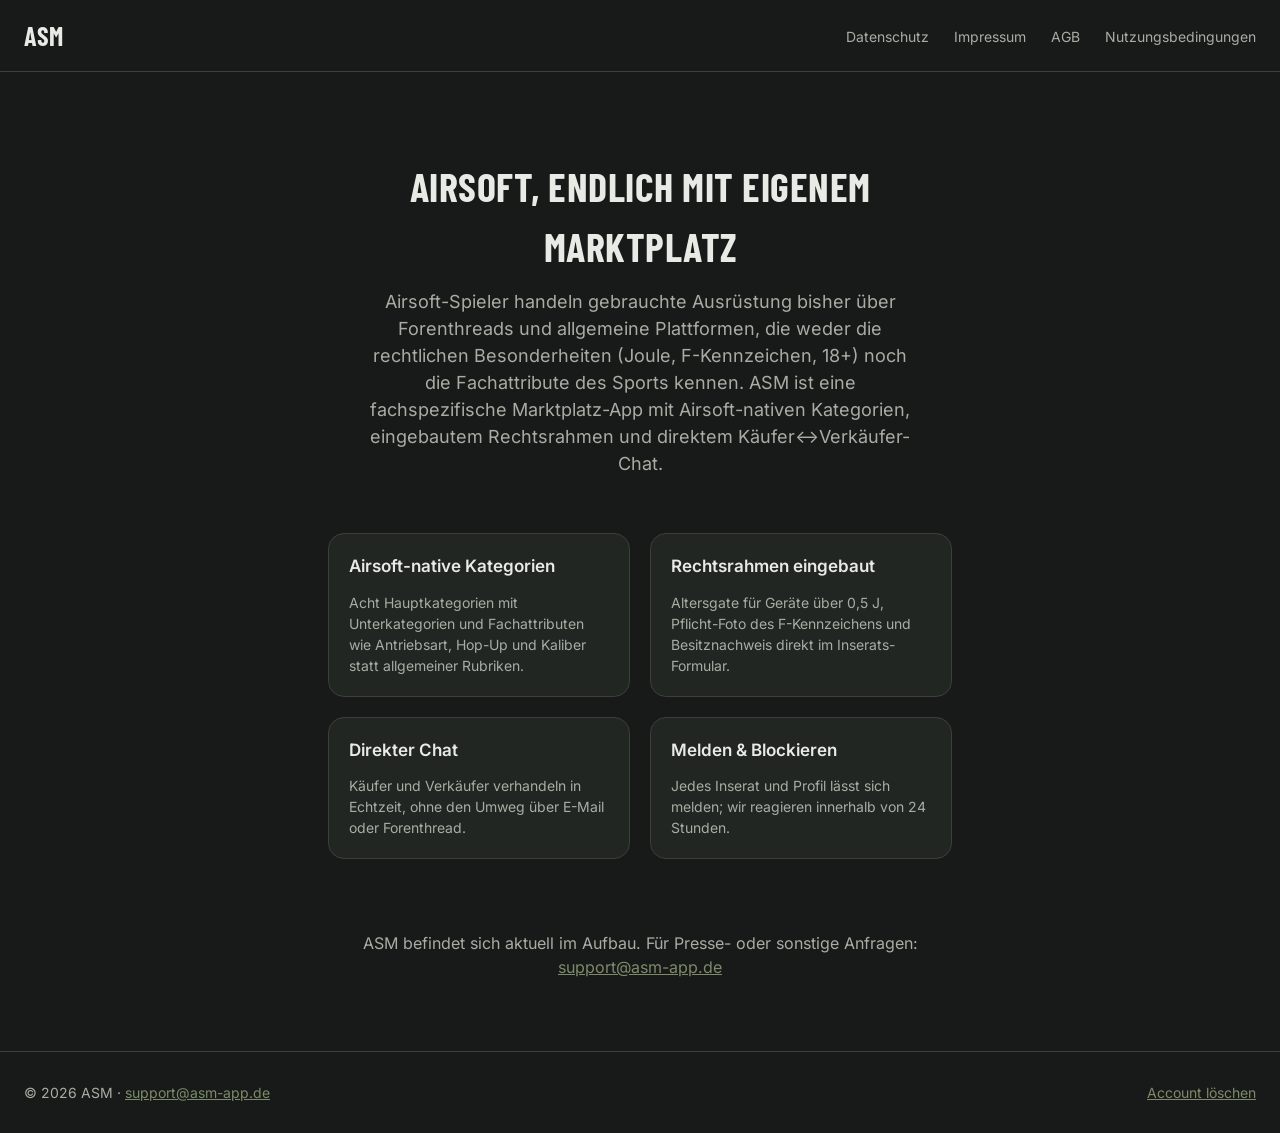
<file: website/index.html>
<!doctype html>
<html lang="de">
<head>
<meta charset="utf-8">
<meta name="viewport" content="width=device-width, initial-scale=1">
<title>ASM · Airsoft Marketplace</title>
<meta name="description" content="Die Marktplatz-App für gebrauchte Airsoft-Ausrüstung – mit eingebautem Rechtsrahmen (Altersgate, F-Kennzeichen, Besitznachweis) und direktem Chat.">
<link rel="stylesheet" href="style.css">
</head>
<body>
<header class="site-header">
  <a class="wordmark" href="index.html">ASM</a>
  <nav>
    <a href="datenschutz.html">Datenschutz</a>
    <a href="impressum.html">Impressum</a>
    <a href="agb.html">AGB</a>
    <a href="nutzungsbedingungen.html">Nutzungsbedingungen</a>
  </nav>
</header>

<main>
  <section class="hero">
    <h1>Airsoft, endlich mit eigenem Marktplatz</h1>
    <p>
      Airsoft-Spieler handeln gebrauchte Ausrüstung bisher über Forenthreads und
      allgemeine Plattformen, die weder die rechtlichen Besonderheiten (Joule,
      F-Kennzeichen, 18+) noch die Fachattribute des Sports kennen. ASM ist eine
      fachspezifische Marktplatz-App mit Airsoft-nativen Kategorien, eingebautem
      Rechtsrahmen und direktem Käufer↔Verkäufer-Chat.
    </p>
  </section>

  <section class="features">
    <div class="feature-card">
      <h3>Airsoft-native Kategorien</h3>
      <p>Acht Hauptkategorien mit Unterkategorien und Fachattributen wie Antriebsart, Hop-Up und Kaliber statt allgemeiner Rubriken.</p>
    </div>
    <div class="feature-card">
      <h3>Rechtsrahmen eingebaut</h3>
      <p>Altersgate für Geräte über 0,5 J, Pflicht-Foto des F-Kennzeichens und Besitznachweis direkt im Inserats-Formular.</p>
    </div>
    <div class="feature-card">
      <h3>Direkter Chat</h3>
      <p>Käufer und Verkäufer verhandeln in Echtzeit, ohne den Umweg über E-Mail oder Forenthread.</p>
    </div>
    <div class="feature-card">
      <h3>Melden &amp; Blockieren</h3>
      <p>Jedes Inserat und Profil lässt sich melden; wir reagieren innerhalb von 24 Stunden.</p>
    </div>
  </section>

  <section class="legal-links">
    <p>ASM befindet sich aktuell im Aufbau. Für Presse- oder sonstige Anfragen:
      <a href="mailto:support@asm-app.de">support@asm-app.de</a></p>
  </section>
</main>

<footer class="site-footer">
  <p>© 2026 ASM · <a href="mailto:support@asm-app.de">support@asm-app.de</a></p>
  <p><a href="account-loeschen.html">Account löschen</a></p>
</footer>
</body>
</html>
</file>
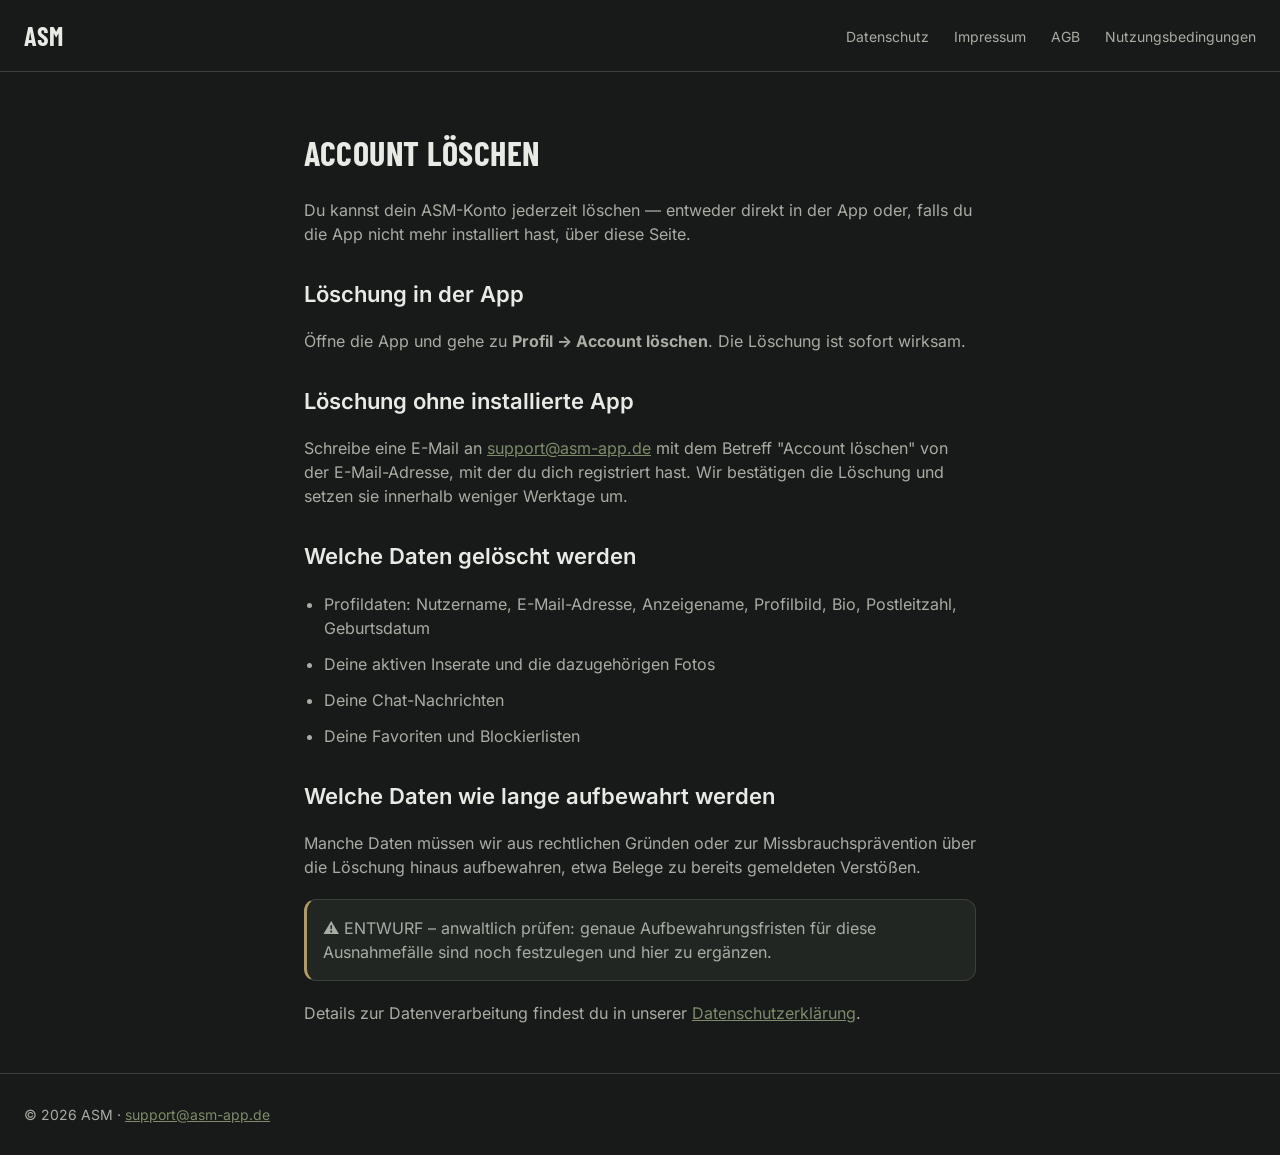
<file: website/account-loeschen.html>
<!doctype html>
<html lang="de">
<head>
<meta charset="utf-8">
<meta name="viewport" content="width=device-width, initial-scale=1">
<title>Account löschen · ASM</title>
<link rel="stylesheet" href="style.css">
</head>
<body>
<header class="site-header">
  <a class="wordmark" href="index.html">ASM</a>
  <nav>
    <a href="datenschutz.html">Datenschutz</a>
    <a href="impressum.html">Impressum</a>
    <a href="agb.html">AGB</a>
    <a href="nutzungsbedingungen.html">Nutzungsbedingungen</a>
  </nav>
</header>

<main class="legal">
<h1>Account löschen</h1>

<p>Du kannst dein ASM-Konto jederzeit löschen — entweder direkt in der App oder,
falls du die App nicht mehr installiert hast, über diese Seite.</p>

<h2>Löschung in der App</h2>
<p>Öffne die App und gehe zu <strong>Profil → Account löschen</strong>.
Die Löschung ist sofort wirksam.</p>

<h2>Löschung ohne installierte App</h2>
<p>Schreibe eine E-Mail an <a href="mailto:support@asm-app.de?subject=Account%20l%C3%B6schen">support@asm-app.de</a>
mit dem Betreff "Account löschen" von der E-Mail-Adresse, mit der du dich
registriert hast. Wir bestätigen die Löschung und setzen sie innerhalb weniger
Werktage um.</p>

<h2>Welche Daten gelöscht werden</h2>
<ul>
<li>Profildaten: Nutzername, E-Mail-Adresse, Anzeigename, Profilbild, Bio, Postleitzahl, Geburtsdatum</li>
<li>Deine aktiven Inserate und die dazugehörigen Fotos</li>
<li>Deine Chat-Nachrichten</li>
<li>Deine Favoriten und Blockierlisten</li>
</ul>

<h2>Welche Daten wie lange aufbewahrt werden</h2>
<p>Manche Daten müssen wir aus rechtlichen Gründen oder zur Missbrauchsprävention
über die Löschung hinaus aufbewahren, etwa Belege zu bereits gemeldeten Verstößen.</p>
<blockquote>
⚠️ ENTWURF – anwaltlich prüfen: genaue Aufbewahrungsfristen für diese Ausnahmefälle
sind noch festzulegen und hier zu ergänzen.
</blockquote>

<p>Details zur Datenverarbeitung findest du in unserer <a href="datenschutz.html">Datenschutzerklärung</a>.</p>
</main>

<footer class="site-footer">
  <p>© 2026 ASM · <a href="mailto:support@asm-app.de">support@asm-app.de</a></p>
</footer>
</body>
</html>
</file>
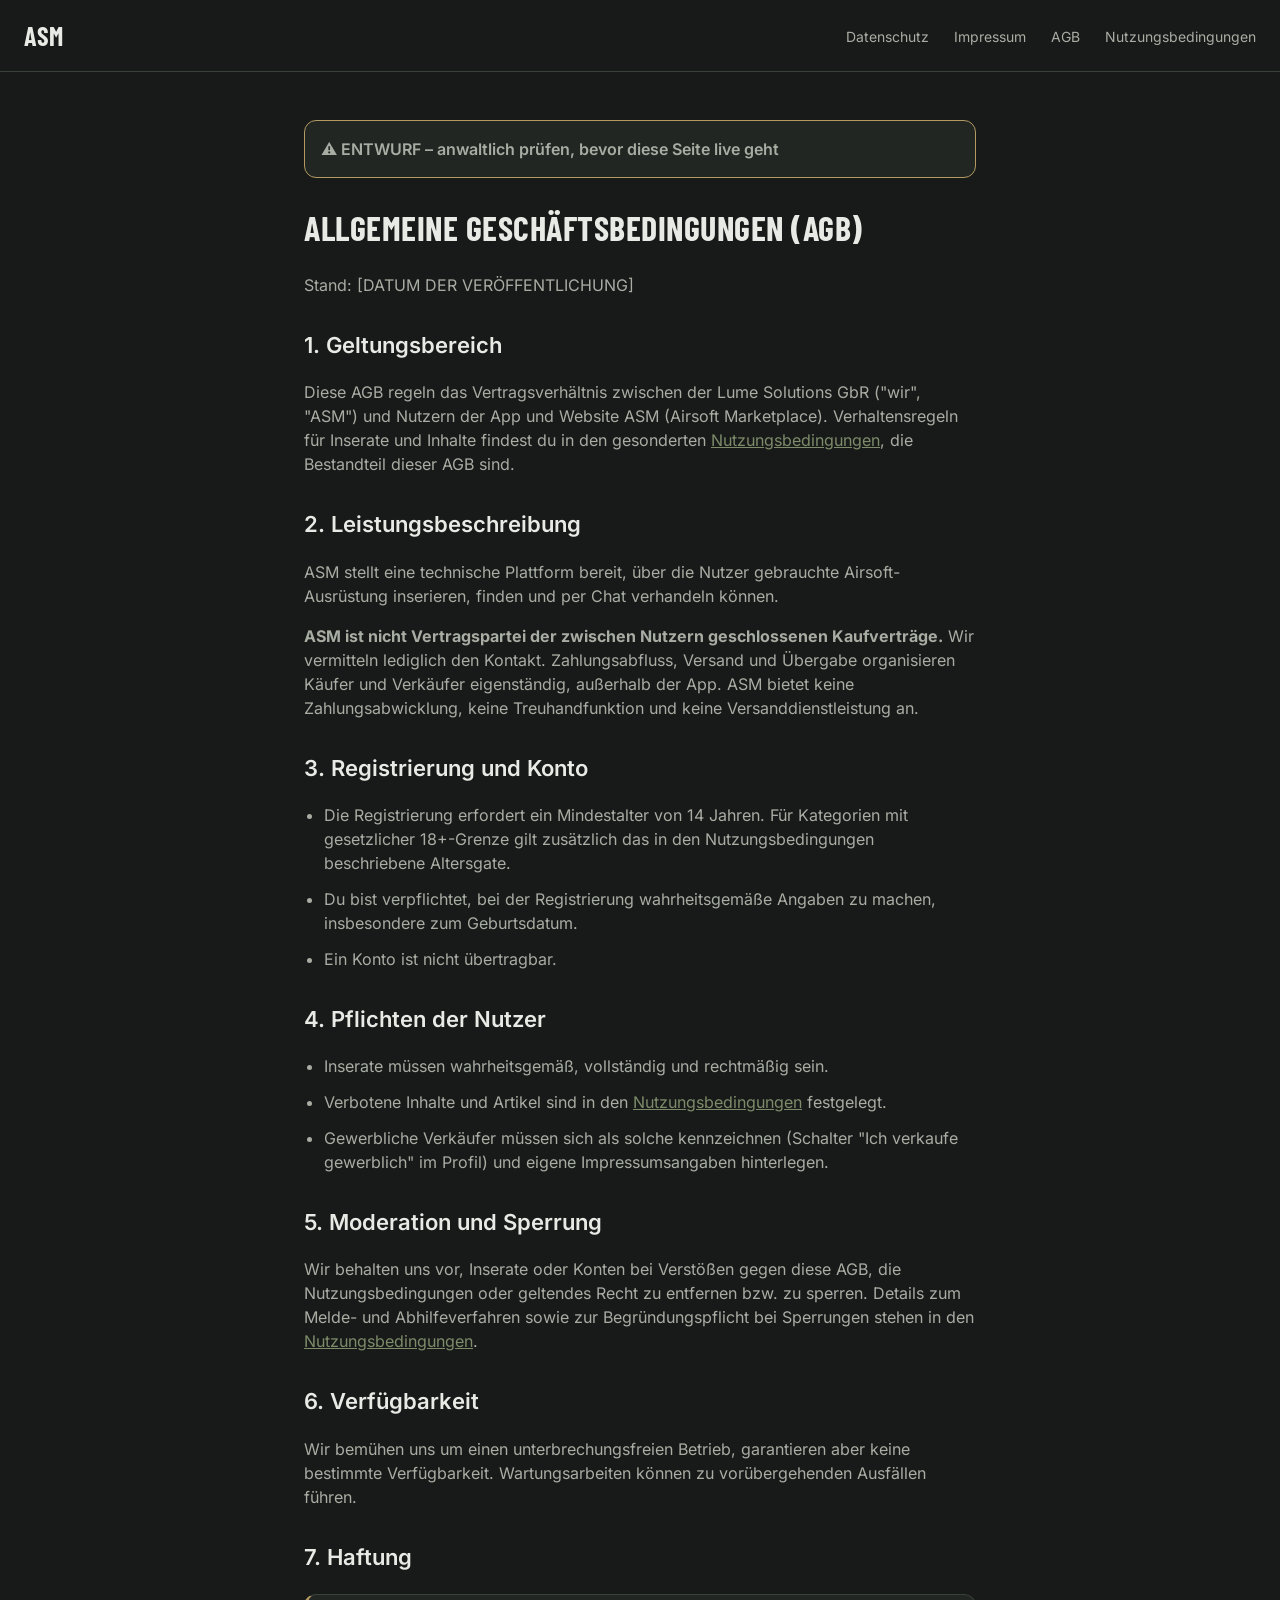
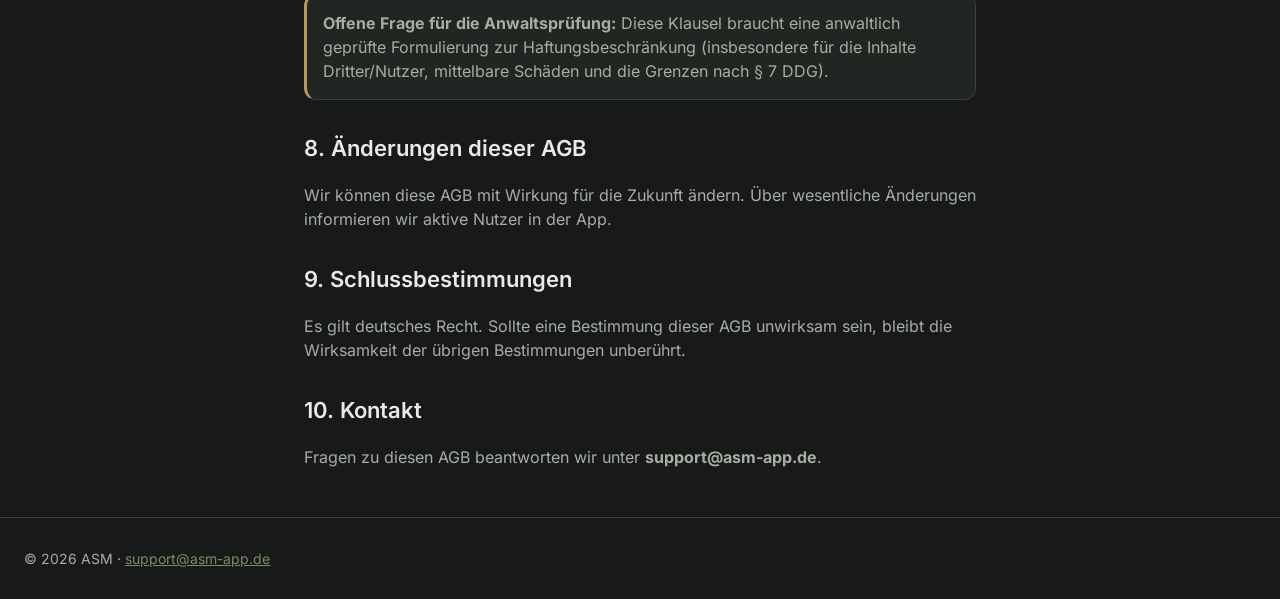
<file: website/agb.html>
<!doctype html>
<html lang="de">
<head>
<meta charset="utf-8">
<meta name="viewport" content="width=device-width, initial-scale=1">
<title>AGB · ASM</title>
<link rel="stylesheet" href="style.css">
</head>
<body>
<header class="site-header">
  <a class="wordmark" href="index.html">ASM</a>
  <nav>
    <a href="datenschutz.html">Datenschutz</a>
    <a href="impressum.html">Impressum</a>
    <a href="agb.html">AGB</a>
    <a href="nutzungsbedingungen.html">Nutzungsbedingungen</a>
  </nav>
</header>
<main class="legal">
<p class="draft-notice">⚠️ ENTWURF – anwaltlich prüfen, bevor diese Seite live geht</p><h1>Allgemeine Geschäftsbedingungen (AGB)</h1>
<p>Stand: [DATUM DER VERÖFFENTLICHUNG]</p>
<h2>1. Geltungsbereich</h2>
<p>Diese AGB regeln das Vertragsverhältnis zwischen der Lume Solutions GbR ("wir", "ASM") und Nutzern der App und Website ASM (Airsoft Marketplace). Verhaltensregeln für Inserate und Inhalte findest du in den gesonderten <a href="nutzungsbedingungen.html">Nutzungsbedingungen</a>, die Bestandteil dieser AGB sind.</p>
<h2>2. Leistungsbeschreibung</h2>
<p>ASM stellt eine technische Plattform bereit, über die Nutzer gebrauchte Airsoft-Ausrüstung inserieren, finden und per Chat verhandeln können.</p>
<p><strong>ASM ist nicht Vertragspartei der zwischen Nutzern geschlossenen Kaufverträge.</strong> Wir vermitteln lediglich den Kontakt. Zahlungsabfluss, Versand und Übergabe organisieren Käufer und Verkäufer eigenständig, außerhalb der App. ASM bietet keine Zahlungsabwicklung, keine Treuhandfunktion und keine Versanddienstleistung an.</p>
<h2>3. Registrierung und Konto</h2>
<ul>
<li>Die Registrierung erfordert ein Mindestalter von 14 Jahren. Für Kategorien mit gesetzlicher 18+-Grenze gilt zusätzlich das in den Nutzungsbedingungen beschriebene Altersgate.</li>
<li>Du bist verpflichtet, bei der Registrierung wahrheitsgemäße Angaben zu machen, insbesondere zum Geburtsdatum.</li>
<li>Ein Konto ist nicht übertragbar.</li>
</ul>
<h2>4. Pflichten der Nutzer</h2>
<ul>
<li>Inserate müssen wahrheitsgemäß, vollständig und rechtmäßig sein.</li>
<li>Verbotene Inhalte und Artikel sind in den <a href="nutzungsbedingungen.html">Nutzungsbedingungen</a> festgelegt.</li>
<li>Gewerbliche Verkäufer müssen sich als solche kennzeichnen (Schalter "Ich verkaufe gewerblich" im Profil) und eigene Impressumsangaben hinterlegen.</li>
</ul>
<h2>5. Moderation und Sperrung</h2>
<p>Wir behalten uns vor, Inserate oder Konten bei Verstößen gegen diese AGB, die Nutzungsbedingungen oder geltendes Recht zu entfernen bzw. zu sperren. Details zum Melde- und Abhilfeverfahren sowie zur Begründungspflicht bei Sperrungen stehen in den <a href="nutzungsbedingungen.html">Nutzungsbedingungen</a>.</p>
<h2>6. Verfügbarkeit</h2>
<p>Wir bemühen uns um einen unterbrechungsfreien Betrieb, garantieren aber keine bestimmte Verfügbarkeit. Wartungsarbeiten können zu vorübergehenden Ausfällen führen.</p>
<h2>7. Haftung</h2>
<blockquote><strong>Offene Frage für die Anwaltsprüfung:</strong> Diese Klausel braucht eine anwaltlich geprüfte Formulierung zur Haftungsbeschränkung (insbesondere für die Inhalte Dritter/Nutzer, mittelbare Schäden und die Grenzen nach § 7 DDG).</blockquote>
<h2>8. Änderungen dieser AGB</h2>
<p>Wir können diese AGB mit Wirkung für die Zukunft ändern. Über wesentliche Änderungen informieren wir aktive Nutzer in der App.</p>
<h2>9. Schlussbestimmungen</h2>
<p>Es gilt deutsches Recht. Sollte eine Bestimmung dieser AGB unwirksam sein, bleibt die Wirksamkeit der übrigen Bestimmungen unberührt.</p>
<h2>10. Kontakt</h2>
<p>Fragen zu diesen AGB beantworten wir unter <strong>support@asm-app.de</strong>.</p>

</main>
<footer class="site-footer">
  <p>© 2026 ASM · <a href="mailto:support@asm-app.de">support@asm-app.de</a></p>
</footer>
</body>
</html>
</file>
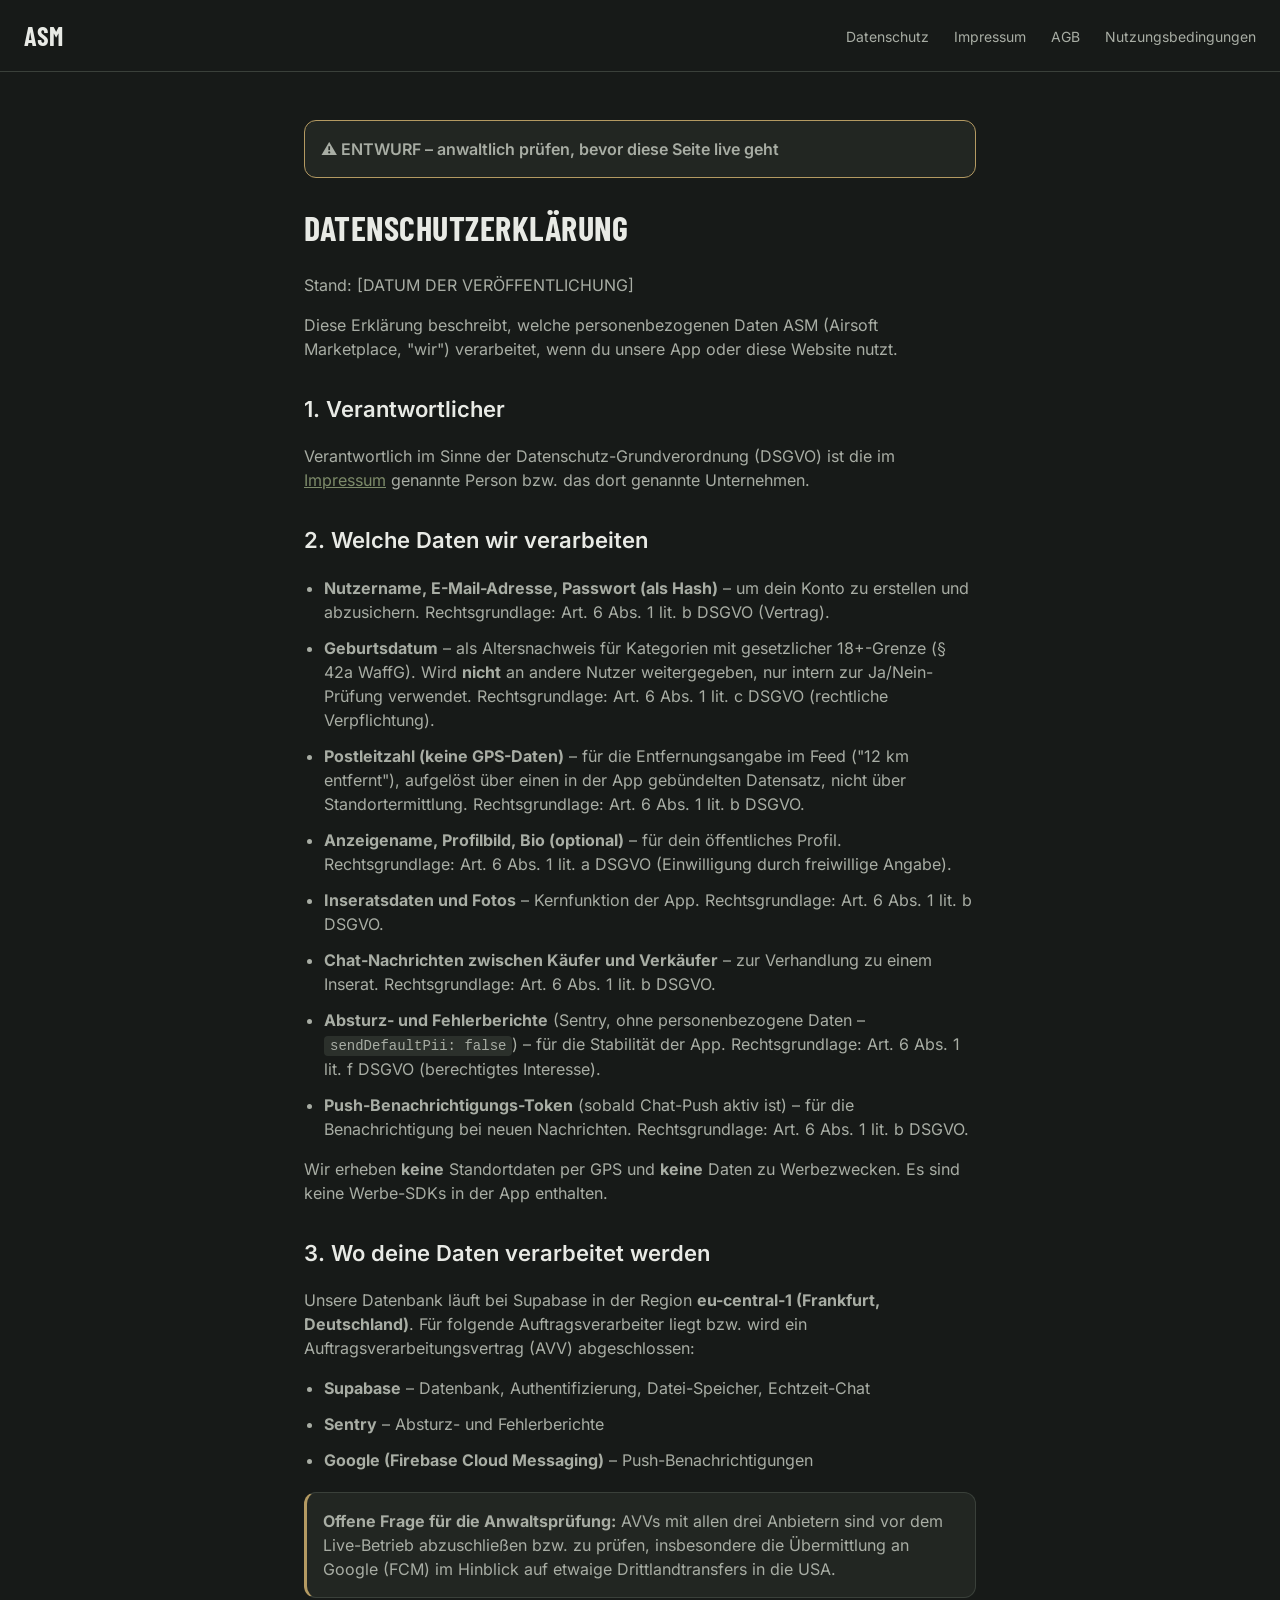
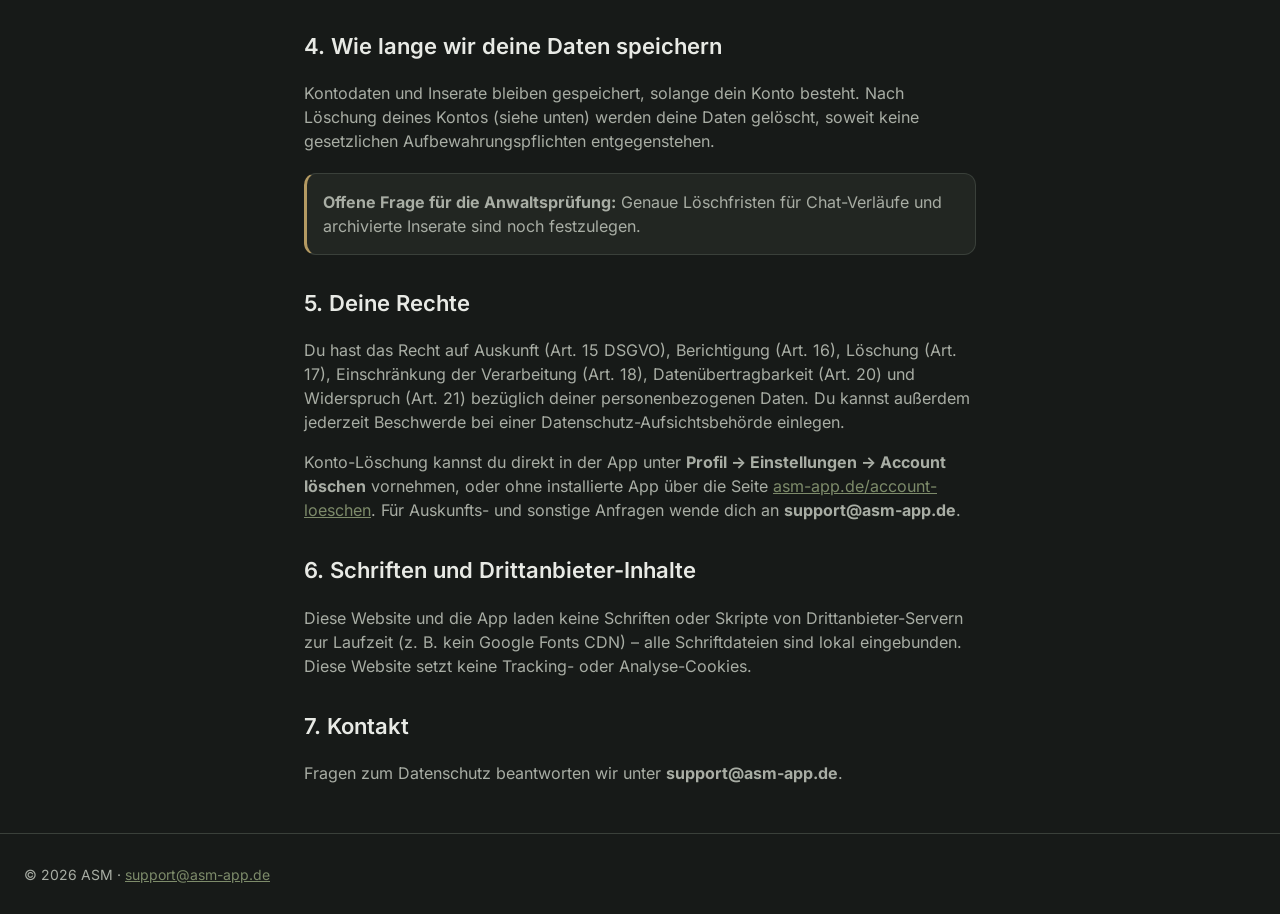
<file: website/datenschutz.html>
<!doctype html>
<html lang="de">
<head>
<meta charset="utf-8">
<meta name="viewport" content="width=device-width, initial-scale=1">
<title>Datenschutzerklärung · ASM</title>
<link rel="stylesheet" href="style.css">
</head>
<body>
<header class="site-header">
  <a class="wordmark" href="index.html">ASM</a>
  <nav>
    <a href="datenschutz.html">Datenschutz</a>
    <a href="impressum.html">Impressum</a>
    <a href="agb.html">AGB</a>
    <a href="nutzungsbedingungen.html">Nutzungsbedingungen</a>
  </nav>
</header>
<main class="legal">
<p class="draft-notice">⚠️ ENTWURF – anwaltlich prüfen, bevor diese Seite live geht</p><h1>Datenschutzerklärung</h1>
<p>Stand: [DATUM DER VERÖFFENTLICHUNG]</p>
<p>Diese Erklärung beschreibt, welche personenbezogenen Daten ASM (Airsoft Marketplace, "wir") verarbeitet, wenn du unsere App oder diese Website nutzt.</p>
<h2>1. Verantwortlicher</h2>
<p>Verantwortlich im Sinne der Datenschutz-Grundverordnung (DSGVO) ist die im <a href="impressum.html">Impressum</a> genannte Person bzw. das dort genannte Unternehmen.</p>
<h2>2. Welche Daten wir verarbeiten</h2>
<ul>
<li><strong>Nutzername, E-Mail-Adresse, Passwort (als Hash)</strong> – um dein Konto zu erstellen und abzusichern. Rechtsgrundlage: Art. 6 Abs. 1 lit. b DSGVO (Vertrag).</li>
<li><strong>Geburtsdatum</strong> – als Altersnachweis für Kategorien mit gesetzlicher 18+-Grenze (§ 42a WaffG). Wird <strong>nicht</strong> an andere Nutzer weitergegeben, nur intern zur Ja/Nein-Prüfung verwendet. Rechtsgrundlage: Art. 6 Abs. 1 lit. c DSGVO (rechtliche Verpflichtung).</li>
<li><strong>Postleitzahl (keine GPS-Daten)</strong> – für die Entfernungsangabe im Feed ("12 km entfernt"), aufgelöst über einen in der App gebündelten Datensatz, nicht über Standortermittlung. Rechtsgrundlage: Art. 6 Abs. 1 lit. b DSGVO.</li>
<li><strong>Anzeigename, Profilbild, Bio (optional)</strong> – für dein öffentliches Profil. Rechtsgrundlage: Art. 6 Abs. 1 lit. a DSGVO (Einwilligung durch freiwillige Angabe).</li>
<li><strong>Inseratsdaten und Fotos</strong> – Kernfunktion der App. Rechtsgrundlage: Art. 6 Abs. 1 lit. b DSGVO.</li>
<li><strong>Chat-Nachrichten zwischen Käufer und Verkäufer</strong> – zur Verhandlung zu einem Inserat. Rechtsgrundlage: Art. 6 Abs. 1 lit. b DSGVO.</li>
<li><strong>Absturz- und Fehlerberichte</strong> (Sentry, ohne personenbezogene Daten – <code>sendDefaultPii: false</code>) – für die Stabilität der App. Rechtsgrundlage: Art. 6 Abs. 1 lit. f DSGVO (berechtigtes Interesse).</li>
<li><strong>Push-Benachrichtigungs-Token</strong> (sobald Chat-Push aktiv ist) – für die Benachrichtigung bei neuen Nachrichten. Rechtsgrundlage: Art. 6 Abs. 1 lit. b DSGVO.</li>
</ul>
<p>Wir erheben <strong>keine</strong> Standortdaten per GPS und <strong>keine</strong> Daten zu Werbezwecken. Es sind keine Werbe-SDKs in der App enthalten.</p>
<h2>3. Wo deine Daten verarbeitet werden</h2>
<p>Unsere Datenbank läuft bei Supabase in der Region <strong>eu-central-1 (Frankfurt, Deutschland)</strong>. Für folgende Auftragsverarbeiter liegt bzw. wird ein Auftragsverarbeitungsvertrag (AVV) abgeschlossen:</p>
<ul>
<li><strong>Supabase</strong> – Datenbank, Authentifizierung, Datei-Speicher, Echtzeit-Chat</li>
<li><strong>Sentry</strong> – Absturz- und Fehlerberichte</li>
<li><strong>Google (Firebase Cloud Messaging)</strong> – Push-Benachrichtigungen</li>
</ul>
<blockquote><strong>Offene Frage für die Anwaltsprüfung:</strong> AVVs mit allen drei Anbietern sind vor dem Live-Betrieb abzuschließen bzw. zu prüfen, insbesondere die Übermittlung an Google (FCM) im Hinblick auf etwaige Drittlandtransfers in die USA.</blockquote>
<h2>4. Wie lange wir deine Daten speichern</h2>
<p>Kontodaten und Inserate bleiben gespeichert, solange dein Konto besteht. Nach Löschung deines Kontos (siehe unten) werden deine Daten gelöscht, soweit keine gesetzlichen Aufbewahrungspflichten entgegenstehen.</p>
<blockquote><strong>Offene Frage für die Anwaltsprüfung:</strong> Genaue Löschfristen für Chat-Verläufe und archivierte Inserate sind noch festzulegen.</blockquote>
<h2>5. Deine Rechte</h2>
<p>Du hast das Recht auf Auskunft (Art. 15 DSGVO), Berichtigung (Art. 16), Löschung (Art. 17), Einschränkung der Verarbeitung (Art. 18), Datenübertragbarkeit (Art. 20) und Widerspruch (Art. 21) bezüglich deiner personenbezogenen Daten. Du kannst außerdem jederzeit Beschwerde bei einer Datenschutz-Aufsichtsbehörde einlegen.</p>
<p>Konto-Löschung kannst du direkt in der App unter <strong>Profil → Einstellungen → Account löschen</strong> vornehmen, oder ohne installierte App über die Seite <a href="https://asm-app.de/account-loeschen">asm-app.de/account-loeschen</a>. Für Auskunfts- und sonstige Anfragen wende dich an <strong>support@asm-app.de</strong>.</p>
<h2>6. Schriften und Drittanbieter-Inhalte</h2>
<p>Diese Website und die App laden keine Schriften oder Skripte von Drittanbieter-Servern zur Laufzeit (z. B. kein Google Fonts CDN) – alle Schriftdateien sind lokal eingebunden. Diese Website setzt keine Tracking- oder Analyse-Cookies.</p>
<h2>7. Kontakt</h2>
<p>Fragen zum Datenschutz beantworten wir unter <strong>support@asm-app.de</strong>.</p>

</main>
<footer class="site-footer">
  <p>© 2026 ASM · <a href="mailto:support@asm-app.de">support@asm-app.de</a></p>
</footer>
</body>
</html>
</file>
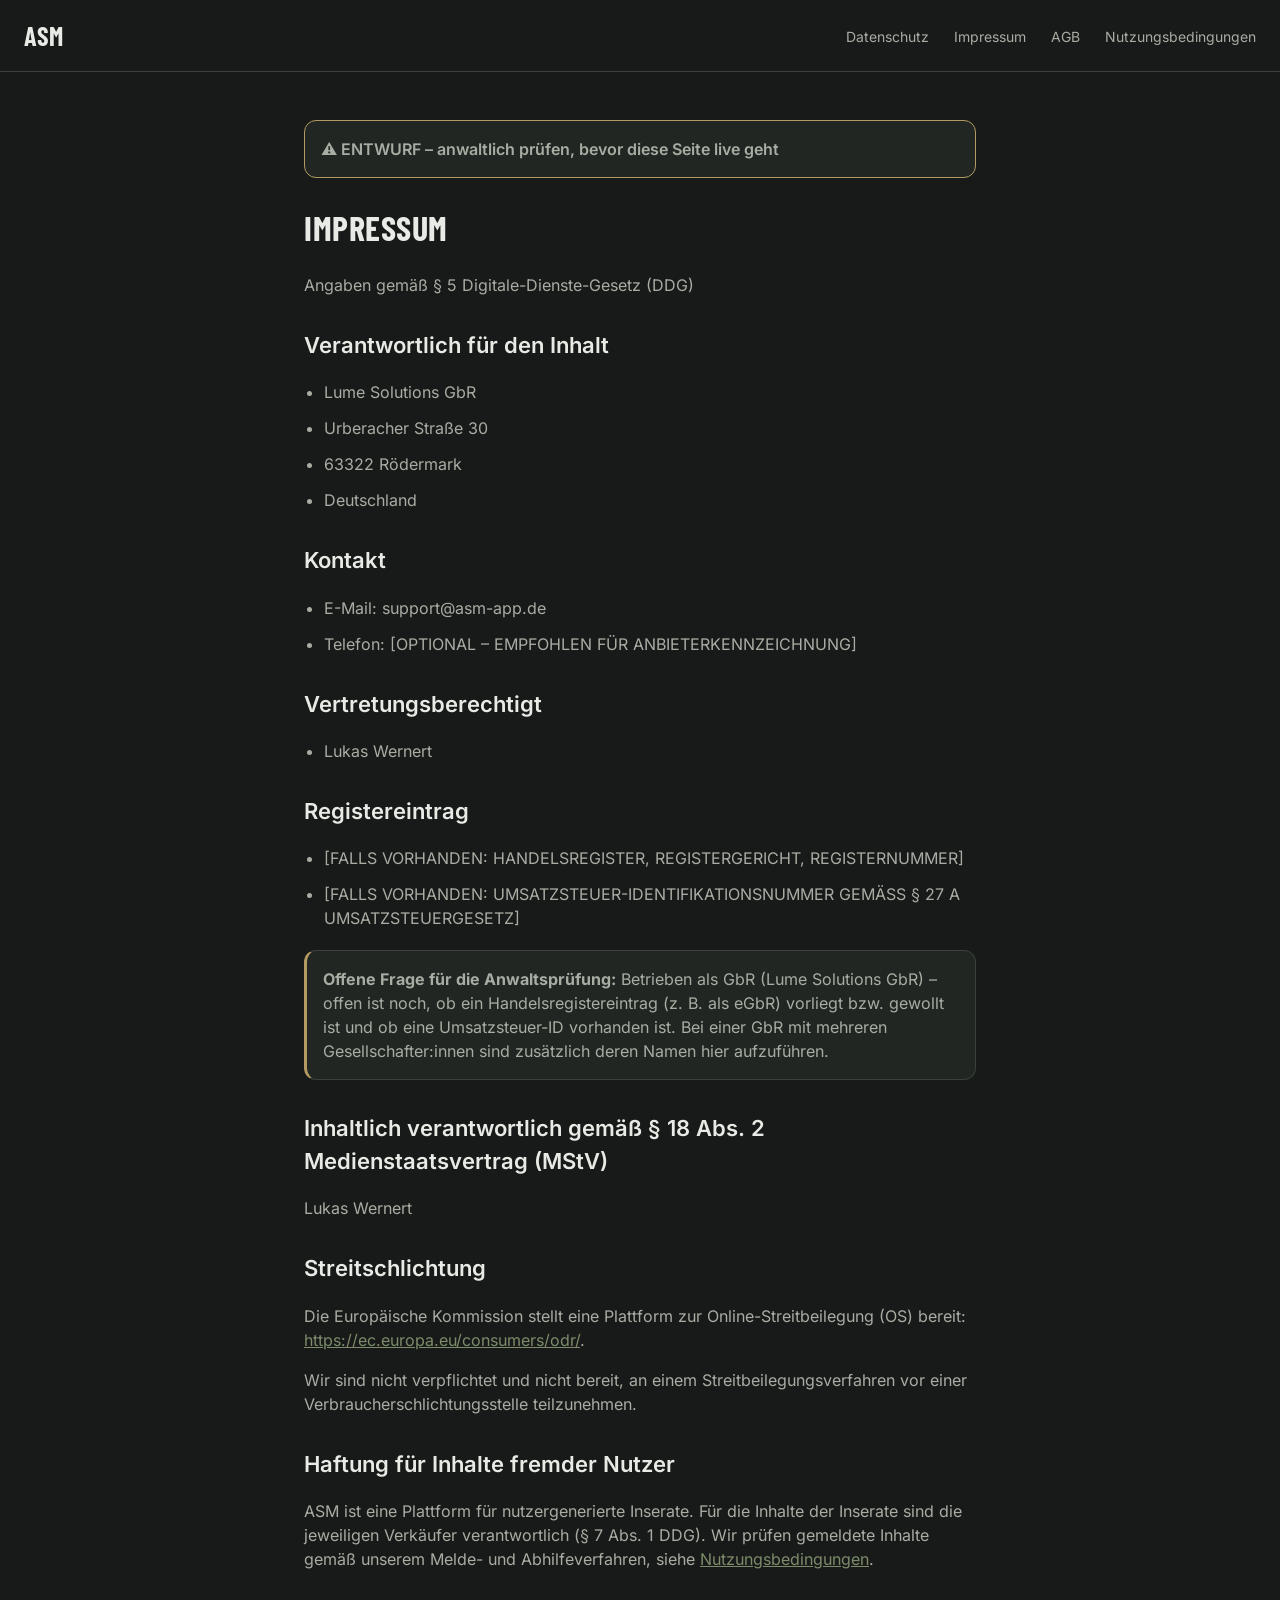
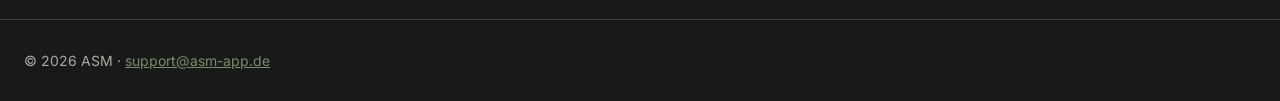
<file: website/impressum.html>
<!doctype html>
<html lang="de">
<head>
<meta charset="utf-8">
<meta name="viewport" content="width=device-width, initial-scale=1">
<title>Impressum · ASM</title>
<link rel="stylesheet" href="style.css">
</head>
<body>
<header class="site-header">
  <a class="wordmark" href="index.html">ASM</a>
  <nav>
    <a href="datenschutz.html">Datenschutz</a>
    <a href="impressum.html">Impressum</a>
    <a href="agb.html">AGB</a>
    <a href="nutzungsbedingungen.html">Nutzungsbedingungen</a>
  </nav>
</header>
<main class="legal">
<p class="draft-notice">⚠️ ENTWURF – anwaltlich prüfen, bevor diese Seite live geht</p><h1>Impressum</h1>
<p>Angaben gemäß § 5 Digitale-Dienste-Gesetz (DDG)</p>
<h2>Verantwortlich für den Inhalt</h2>
<ul>
<li>Lume Solutions GbR</li>
<li>Urberacher Straße 30</li>
<li>63322 Rödermark</li>
<li>Deutschland</li>
</ul>
<h2>Kontakt</h2>
<ul>
<li>E-Mail: support@asm-app.de</li>
<li>Telefon: [OPTIONAL – EMPFOHLEN FÜR ANBIETERKENNZEICHNUNG]</li>
</ul>
<h2>Vertretungsberechtigt</h2>
<ul>
<li>Lukas Wernert</li>
</ul>
<h2>Registereintrag</h2>
<ul>
<li>[FALLS VORHANDEN: HANDELSREGISTER, REGISTERGERICHT, REGISTERNUMMER]</li>
<li>[FALLS VORHANDEN: UMSATZSTEUER-IDENTIFIKATIONSNUMMER GEMÄSS § 27 A UMSATZSTEUERGESETZ]</li>
</ul>
<blockquote><strong>Offene Frage für die Anwaltsprüfung:</strong> Betrieben als GbR (Lume Solutions GbR) – offen ist noch, ob ein Handelsregistereintrag (z. B. als eGbR) vorliegt bzw. gewollt ist und ob eine Umsatzsteuer-ID vorhanden ist. Bei einer GbR mit mehreren Gesellschafter:innen sind zusätzlich deren Namen hier aufzuführen.</blockquote>
<h2>Inhaltlich verantwortlich gemäß § 18 Abs. 2 Medienstaatsvertrag (MStV)</h2>
<p>Lukas Wernert</p>
<h2>Streitschlichtung</h2>
<p>Die Europäische Kommission stellt eine Plattform zur Online-Streitbeilegung (OS) bereit: <a href="https://ec.europa.eu/consumers/odr/">https://ec.europa.eu/consumers/odr/</a>.</p>
<p>Wir sind nicht verpflichtet und nicht bereit, an einem Streitbeilegungsverfahren vor einer Verbraucherschlichtungsstelle teilzunehmen.</p>
<h2>Haftung für Inhalte fremder Nutzer</h2>
<p>ASM ist eine Plattform für nutzergenerierte Inserate. Für die Inhalte der Inserate sind die jeweiligen Verkäufer verantwortlich (§ 7 Abs. 1 DDG). Wir prüfen gemeldete Inhalte gemäß unserem Melde- und Abhilfeverfahren, siehe <a href="nutzungsbedingungen.html">Nutzungsbedingungen</a>.</p>

</main>
<footer class="site-footer">
  <p>© 2026 ASM · <a href="mailto:support@asm-app.de">support@asm-app.de</a></p>
</footer>
</body>
</html>
</file>
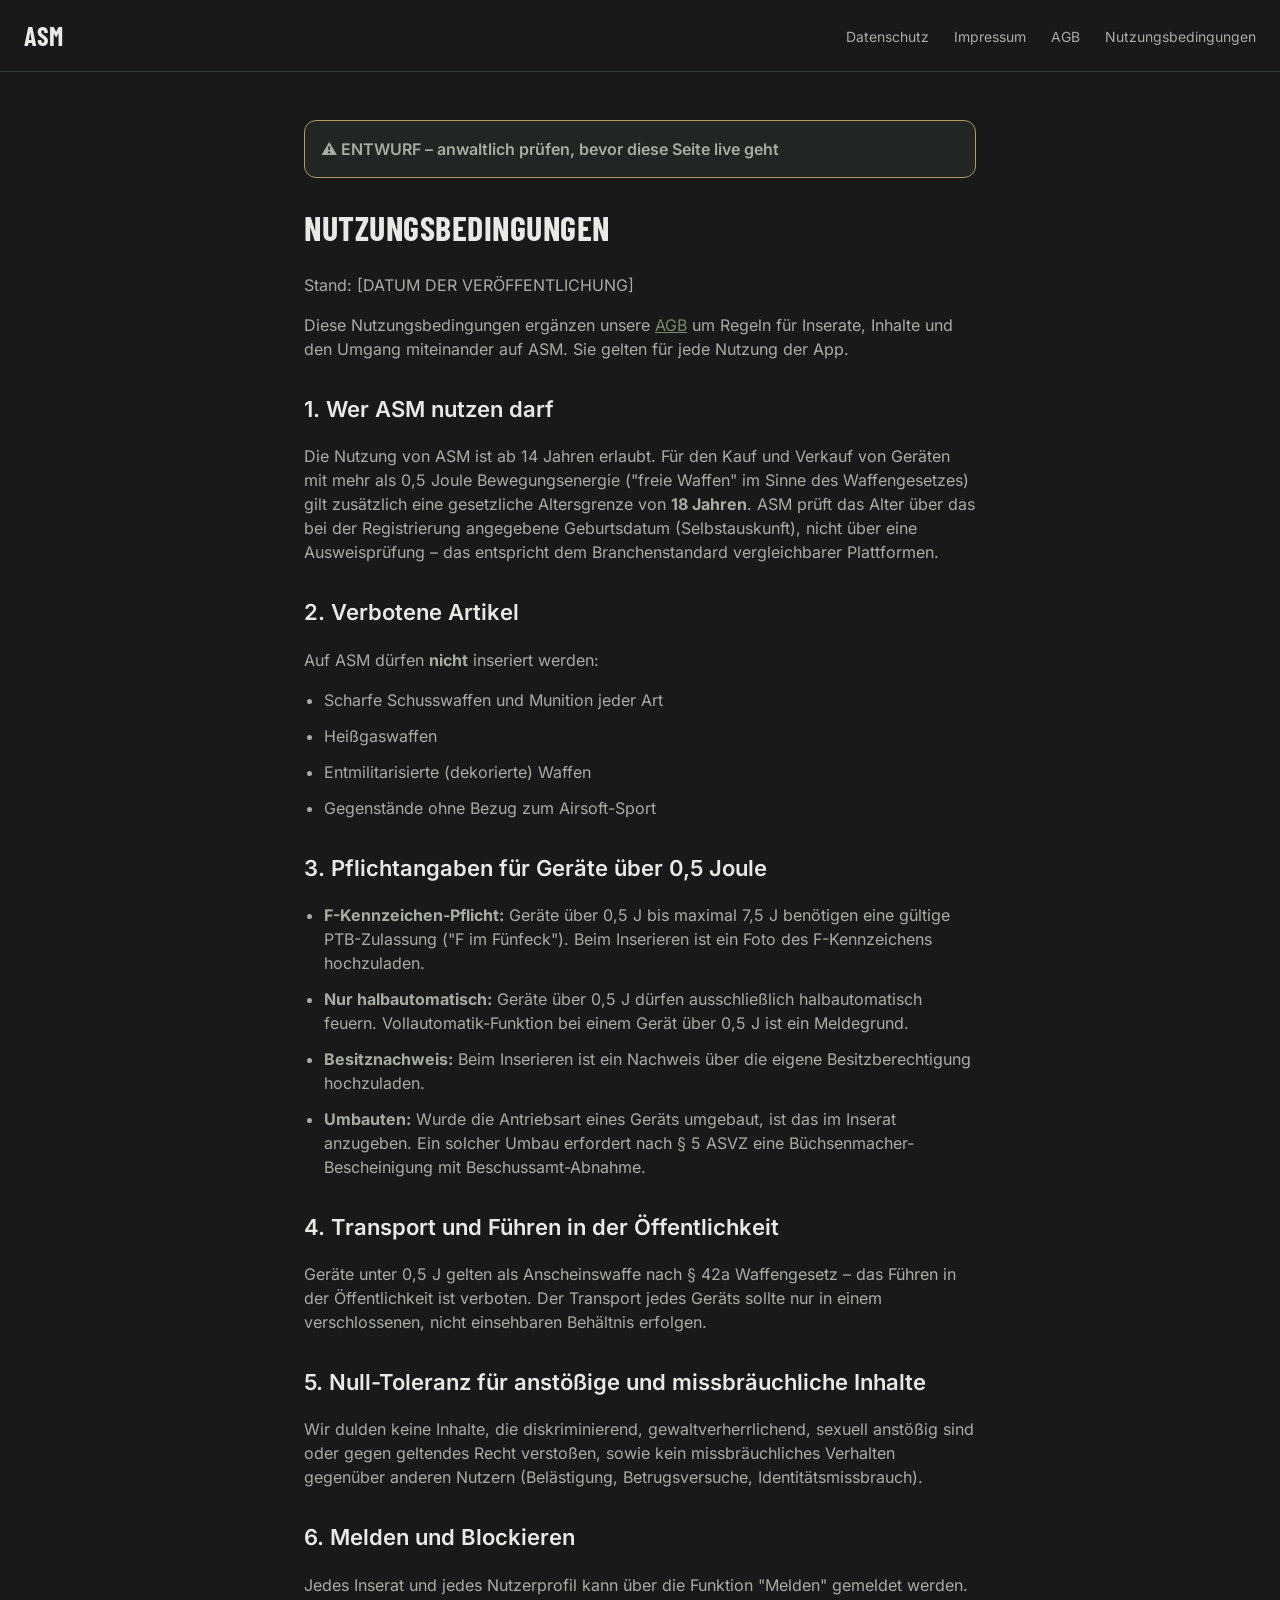
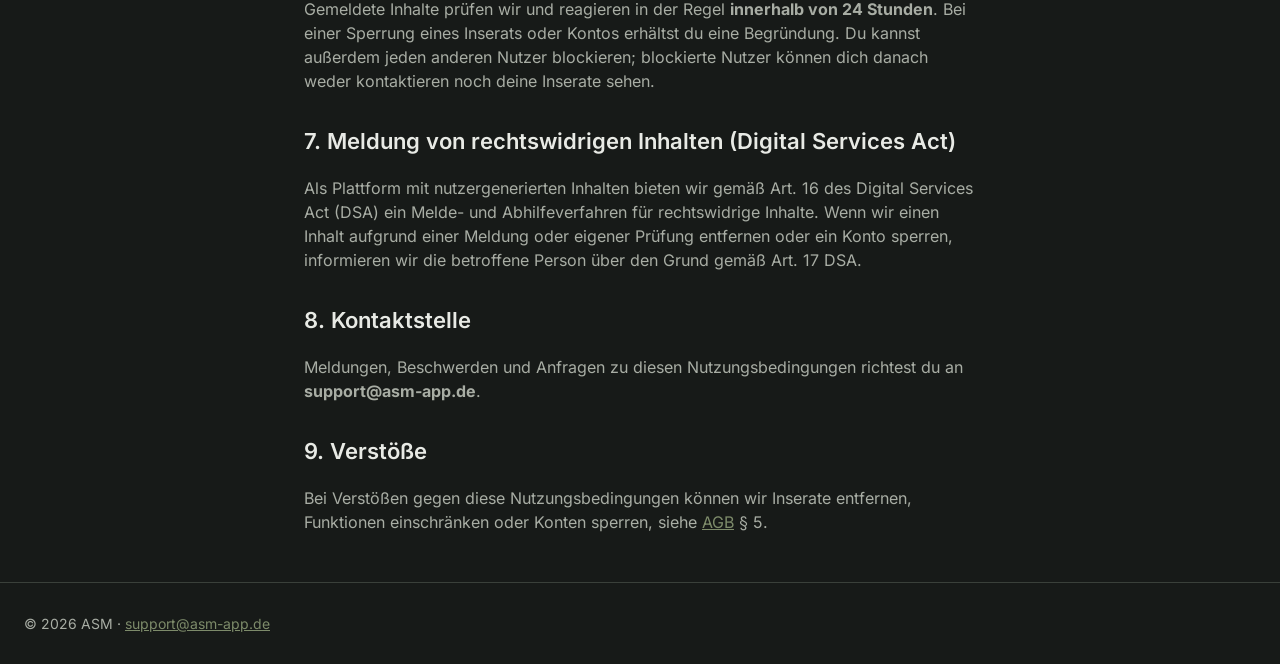
<file: website/nutzungsbedingungen.html>
<!doctype html>
<html lang="de">
<head>
<meta charset="utf-8">
<meta name="viewport" content="width=device-width, initial-scale=1">
<title>Nutzungsbedingungen · ASM</title>
<link rel="stylesheet" href="style.css">
</head>
<body>
<header class="site-header">
  <a class="wordmark" href="index.html">ASM</a>
  <nav>
    <a href="datenschutz.html">Datenschutz</a>
    <a href="impressum.html">Impressum</a>
    <a href="agb.html">AGB</a>
    <a href="nutzungsbedingungen.html">Nutzungsbedingungen</a>
  </nav>
</header>
<main class="legal">
<p class="draft-notice">⚠️ ENTWURF – anwaltlich prüfen, bevor diese Seite live geht</p><h1>Nutzungsbedingungen</h1>
<p>Stand: [DATUM DER VERÖFFENTLICHUNG]</p>
<p>Diese Nutzungsbedingungen ergänzen unsere <a href="agb.html">AGB</a> um Regeln für Inserate, Inhalte und den Umgang miteinander auf ASM. Sie gelten für jede Nutzung der App.</p>
<h2>1. Wer ASM nutzen darf</h2>
<p>Die Nutzung von ASM ist ab 14 Jahren erlaubt. Für den Kauf und Verkauf von Geräten mit mehr als 0,5 Joule Bewegungsenergie ("freie Waffen" im Sinne des Waffengesetzes) gilt zusätzlich eine gesetzliche Altersgrenze von <strong>18 Jahren</strong>. ASM prüft das Alter über das bei der Registrierung angegebene Geburtsdatum (Selbstauskunft), nicht über eine Ausweisprüfung – das entspricht dem Branchenstandard vergleichbarer Plattformen.</p>
<h2>2. Verbotene Artikel</h2>
<p>Auf ASM dürfen <strong>nicht</strong> inseriert werden:</p>
<ul>
<li>Scharfe Schusswaffen und Munition jeder Art</li>
<li>Heißgaswaffen</li>
<li>Entmilitarisierte (dekorierte) Waffen</li>
<li>Gegenstände ohne Bezug zum Airsoft-Sport</li>
</ul>
<h2>3. Pflichtangaben für Geräte über 0,5 Joule</h2>
<ul>
<li><strong>F-Kennzeichen-Pflicht:</strong> Geräte über 0,5 J bis maximal 7,5 J benötigen eine gültige PTB-Zulassung ("F im Fünfeck"). Beim Inserieren ist ein Foto des F-Kennzeichens hochzuladen.</li>
<li><strong>Nur halbautomatisch:</strong> Geräte über 0,5 J dürfen ausschließlich halbautomatisch feuern. Vollautomatik-Funktion bei einem Gerät über 0,5 J ist ein Meldegrund.</li>
<li><strong>Besitznachweis:</strong> Beim Inserieren ist ein Nachweis über die eigene Besitzberechtigung hochzuladen.</li>
<li><strong>Umbauten:</strong> Wurde die Antriebsart eines Geräts umgebaut, ist das im Inserat anzugeben. Ein solcher Umbau erfordert nach § 5 ASVZ eine Büchsenmacher-Bescheinigung mit Beschussamt-Abnahme.</li>
</ul>
<h2>4. Transport und Führen in der Öffentlichkeit</h2>
<p>Geräte unter 0,5 J gelten als Anscheinswaffe nach § 42a Waffengesetz – das Führen in der Öffentlichkeit ist verboten. Der Transport jedes Geräts sollte nur in einem verschlossenen, nicht einsehbaren Behältnis erfolgen.</p>
<h2>5. Null-Toleranz für anstößige und missbräuchliche Inhalte</h2>
<p>Wir dulden keine Inhalte, die diskriminierend, gewaltverherrlichend, sexuell anstößig sind oder gegen geltendes Recht verstoßen, sowie kein missbräuchliches Verhalten gegenüber anderen Nutzern (Belästigung, Betrugsversuche, Identitätsmissbrauch).</p>
<h2>6. Melden und Blockieren</h2>
<p>Jedes Inserat und jedes Nutzerprofil kann über die Funktion "Melden" gemeldet werden. Gemeldete Inhalte prüfen wir und reagieren in der Regel <strong>innerhalb von 24 Stunden</strong>. Bei einer Sperrung eines Inserats oder Kontos erhältst du eine Begründung. Du kannst außerdem jeden anderen Nutzer blockieren; blockierte Nutzer können dich danach weder kontaktieren noch deine Inserate sehen.</p>
<h2>7. Meldung von rechtswidrigen Inhalten (Digital Services Act)</h2>
<p>Als Plattform mit nutzergenerierten Inhalten bieten wir gemäß Art. 16 des Digital Services Act (DSA) ein Melde- und Abhilfeverfahren für rechtswidrige Inhalte. Wenn wir einen Inhalt aufgrund einer Meldung oder eigener Prüfung entfernen oder ein Konto sperren, informieren wir die betroffene Person über den Grund gemäß Art. 17 DSA.</p>
<h2>8. Kontaktstelle</h2>
<p>Meldungen, Beschwerden und Anfragen zu diesen Nutzungsbedingungen richtest du an <strong>support@asm-app.de</strong>.</p>
<h2>9. Verstöße</h2>
<p>Bei Verstößen gegen diese Nutzungsbedingungen können wir Inserate entfernen, Funktionen einschränken oder Konten sperren, siehe <a href="agb.html">AGB</a> § 5.</p>

</main>
<footer class="site-footer">
  <p>© 2026 ASM · <a href="mailto:support@asm-app.de">support@asm-app.de</a></p>
</footer>
</body>
</html>
</file>
<file: website/style.css>
/* ASM Website — dieselben Tokens wie lib/core/theme/, siehe
   docs/01-DESIGN-SYSTEM.md Abschnitt 2–4. Keine neuen Farben/Abstände. */

@font-face {
  font-family: "Inter";
  src: url("fonts/Inter-Regular.ttf") format("truetype");
  font-weight: 400;
}
@font-face {
  font-family: "Inter";
  src: url("fonts/Inter-Medium.ttf") format("truetype");
  font-weight: 500;
}
@font-face {
  font-family: "Inter";
  src: url("fonts/Inter-SemiBold.ttf") format("truetype");
  font-weight: 600;
}
@font-face {
  font-family: "Inter";
  src: url("fonts/Inter-Bold.ttf") format("truetype");
  font-weight: 700;
}
@font-face {
  font-family: "Barlow Condensed";
  src: url("fonts/BarlowCondensed-SemiBold.ttf") format("truetype");
  font-weight: 600;
}
@font-face {
  font-family: "Barlow Condensed";
  src: url("fonts/BarlowCondensed-Bold.ttf") format("truetype");
  font-weight: 700;
}

:root {
  --bg: #171a18;
  --surface: #222622;
  --surface-raised: #2b302b;
  --border: #3a403a;
  --brand: #68745a;
  --brand-bright: #7d8b6a;
  --on-brand: #171a18;
  --text-primary: #e8eae5;
  --text-secondary: #a8ada4;
  --text-tertiary: #7a8078;
  --warning: #b49a62;

  --space-sm: 12px;
  --space-md: 16px;
  --space-lg: 20px;
  --space-xl: 24px;
  --space-xxl: 32px;
  --radius-md: 12px;
  --radius-lg: 16px;
}

* {
  box-sizing: border-box;
}

body {
  margin: 0;
  background: var(--bg);
  color: var(--text-primary);
  font-family: "Inter", system-ui, sans-serif;
  font-size: 16px;
  line-height: 1.5;
}

a {
  color: var(--brand-bright);
}

.site-header,
.site-footer {
  display: flex;
  align-items: center;
  justify-content: space-between;
  flex-wrap: wrap;
  gap: var(--space-md);
  padding: var(--space-md) var(--space-xl);
  border-bottom: 1px solid var(--border);
}

.site-footer {
  border-bottom: none;
  border-top: 1px solid var(--border);
  color: var(--text-secondary);
  font-size: 14px;
}

.wordmark {
  font-family: "Barlow Condensed", sans-serif;
  font-weight: 700;
  font-size: 26px;
  letter-spacing: 0.5px;
  text-transform: uppercase;
  color: var(--text-primary);
  text-decoration: none;
}

.site-header nav a {
  margin-left: var(--space-lg);
  color: var(--text-secondary);
  text-decoration: none;
  font-size: 14px;
}

.site-header nav a:hover {
  color: var(--brand-bright);
}

main {
  max-width: 720px;
  margin: 0 auto;
  padding: var(--space-xxl) var(--space-xl);
}

main.legal h1 {
  font-family: "Barlow Condensed", sans-serif;
  font-weight: 700;
  font-size: 34px;
  text-transform: uppercase;
  letter-spacing: 0.5px;
  margin-bottom: var(--space-lg);
}

main.legal h2 {
  font-size: 22px;
  font-weight: 600;
  margin-top: var(--space-xxl);
}

main.legal h3 {
  font-size: 17px;
  font-weight: 600;
  margin-top: var(--space-xl);
}

main.legal p,
main.legal li {
  color: var(--text-secondary);
}

main.legal ul {
  padding-left: var(--space-lg);
}

main.legal li {
  margin-bottom: var(--space-sm);
}

main.legal blockquote {
  margin: var(--space-lg) 0;
  padding: var(--space-md);
  background: var(--surface);
  border: 1px solid var(--border);
  border-left: 3px solid var(--warning);
  border-radius: var(--radius-md);
  color: var(--text-secondary);
}

main.legal hr {
  border: none;
  border-top: 1px solid var(--border);
  margin: var(--space-xxl) 0;
}

main.legal code {
  background: var(--surface-raised);
  border-radius: 4px;
  padding: 2px 6px;
  font-size: 14px;
}

.draft-notice {
  background: var(--surface);
  border: 1px solid var(--warning);
  border-radius: var(--radius-md);
  color: var(--warning);
  padding: var(--space-md);
  font-weight: 600;
  margin-bottom: var(--space-xl);
}

/* Landingpage */
.hero {
  text-align: center;
  padding: var(--space-xxl) var(--space-xl) var(--space-xl);
}

.hero h1 {
  font-family: "Barlow Condensed", sans-serif;
  font-weight: 700;
  font-size: 40px;
  text-transform: uppercase;
  letter-spacing: 0.5px;
  margin: var(--space-lg) 0 var(--space-sm);
}

.hero p {
  color: var(--text-secondary);
  font-size: 18px;
  max-width: 560px;
  margin: 0 auto;
}

.features {
  display: grid;
  grid-template-columns: repeat(auto-fit, minmax(220px, 1fr));
  gap: var(--space-lg);
  max-width: 880px;
  margin: var(--space-xxl) auto;
  padding: 0 var(--space-xl);
}

.feature-card {
  background: var(--surface);
  border: 1px solid var(--border);
  border-radius: var(--radius-lg);
  padding: var(--space-lg);
}

.feature-card h3 {
  font-size: 17px;
  font-weight: 600;
  margin: 0 0 var(--space-sm);
}

.feature-card p {
  color: var(--text-secondary);
  font-size: 14px;
  margin: 0;
}

.legal-links {
  text-align: center;
  padding: var(--space-xl);
  color: var(--text-secondary);
}

.legal-links a {
  margin: 0 var(--space-sm);
}
</file>
